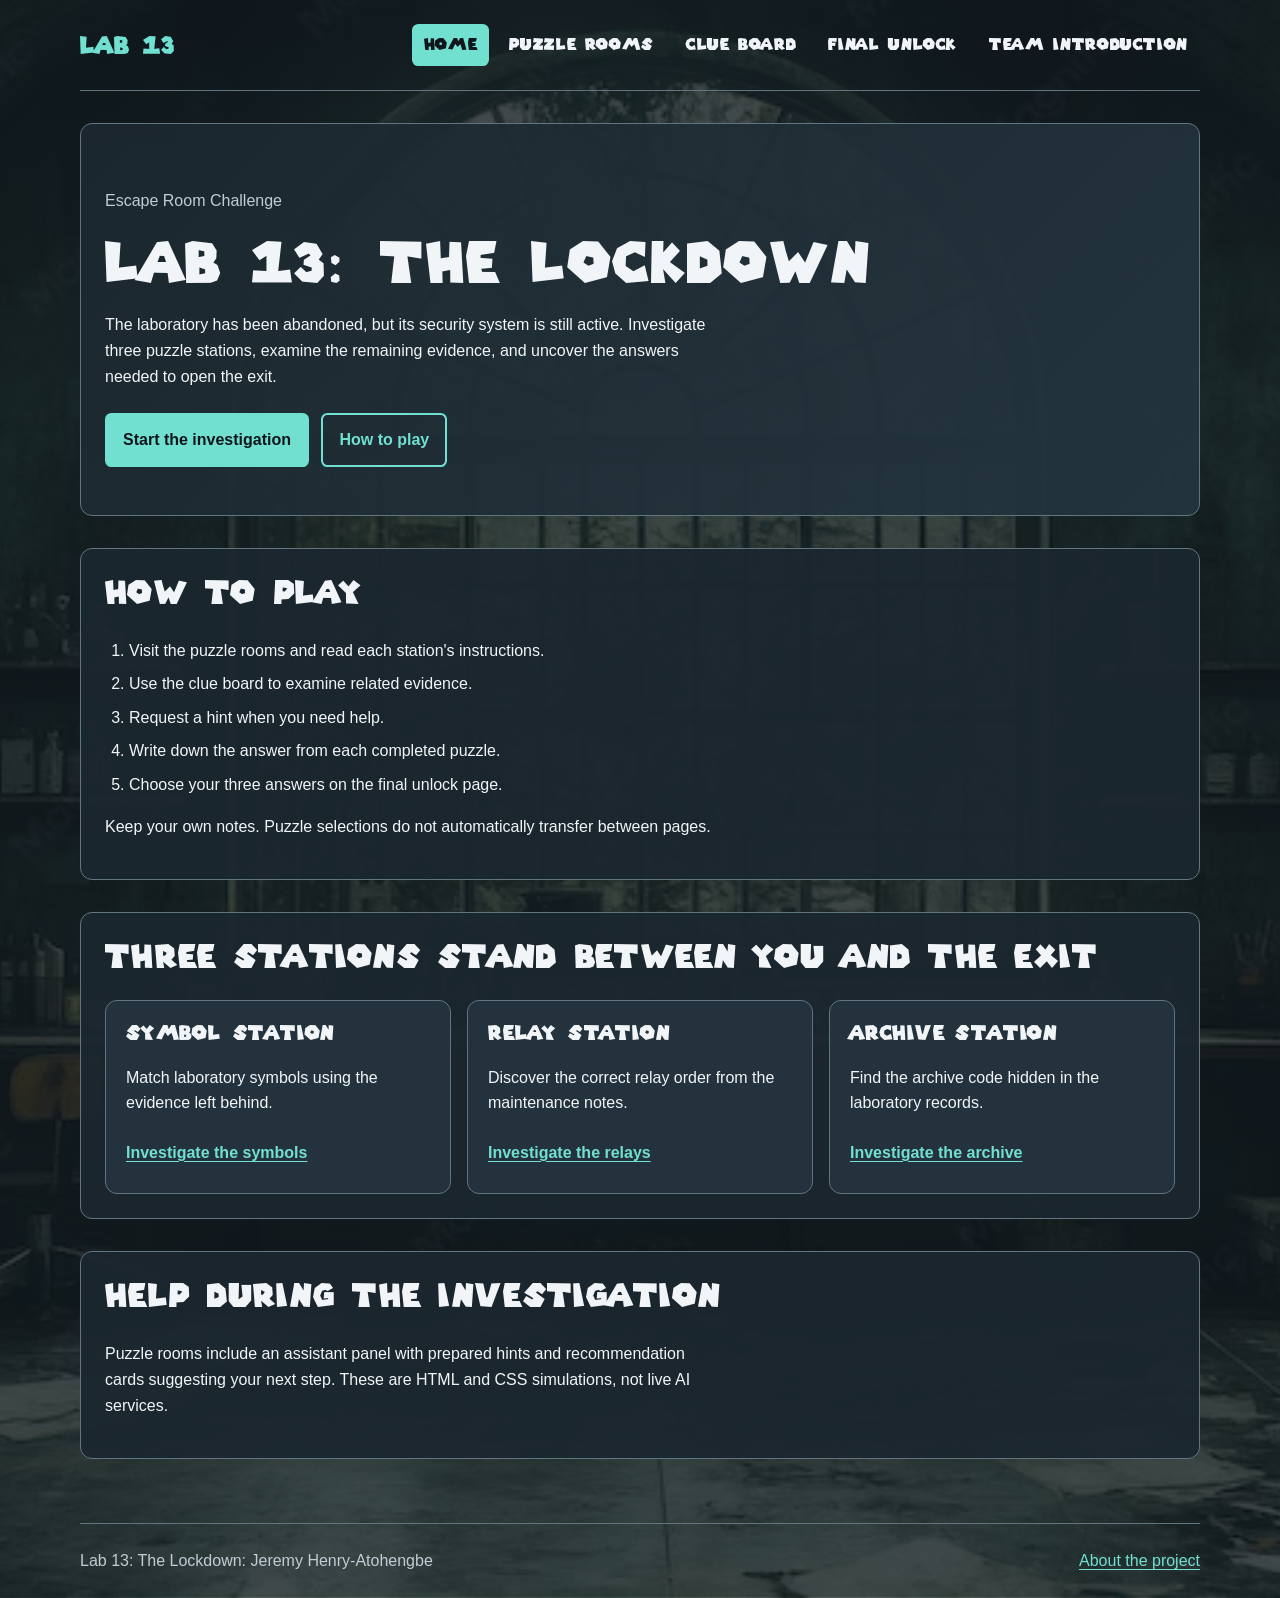
<file: index.html>
<!DOCTYPE html>
<html lang="en">
<head>
    <meta charset="UTF-8">
    <meta name="viewport" content="width=device-width, initial-scale=1.0">
    <meta name="description"
        content="Investigate an abandoned laboratory, solve three puzzles, and escape Lab 13.">
    <title>Lab 13: The Lockdown</title>
    <link rel="stylesheet" href="styles.css">
</head>
<body class="page-home">
    <a href="#main-content">Skip to main content</a>

    <header>
        <a href="index.html">Lab 13</a>
        <nav aria-label="Main navigation">
            <ul>
                <li><a href="index.html" aria-current="page">Home</a></li>
                <li><a href="rooms.html">Puzzle Rooms</a></li>
                <li><a href="clues.html">Clue Board</a></li>
                <li><a href="unlock.html">Final Unlock</a></li>
                <li><a href="team.html">Team Introduction</a></li>
            </ul>
        </nav>
    </header>

    <main id="main-content">
        <section aria-labelledby="intro-heading">
            <p>Escape Room Challenge</p>
            <h1 id="intro-heading">Lab 13: The Lockdown</h1>
            <p>
                The laboratory has been abandoned, but its security system
                is still active. Investigate three puzzle stations, examine
                the remaining evidence, and uncover the answers needed
                to open the exit.
            </p>
            <a href="rooms.html">Start the investigation</a>
            <a href="#instructions">How to play</a>
        </section>

        <section id="instructions" aria-labelledby="instructions-heading">
            <h2 id="instructions-heading">How to play</h2>
            <ol>
                <li>Visit the puzzle rooms and read each station's instructions.</li>
                <li>Use the clue board to examine related evidence.</li>
                <li>Request a hint when you need help.</li>
                <li>Write down the answer from each completed puzzle.</li>
                <li>Choose your three answers on the final unlock page.</li>
            </ol>
            <p>
                Keep your own notes. Puzzle selections do not automatically
                transfer between pages.
            </p>
        </section>

        <section aria-labelledby="stations-heading">
            <h2 id="stations-heading">
                Three stations stand between you and the exit
            </h2>

            <article>
                <h3>Symbol Station</h3>
                <p>Match laboratory symbols using the evidence left behind.</p>
                <a href="rooms.html#symbol-station">Investigate the symbols</a>
            </article>

            <article>
                <h3>Relay Station</h3>
                <p>Discover the correct relay order from the maintenance notes.</p>
                <a href="rooms.html#relay-station">Investigate the relays</a>
            </article>

            <article>
                <h3>Archive Station</h3>
                <p>Find the archive code hidden in the laboratory records.</p>
                <a href="rooms.html#archive-station">Investigate the archive</a>
            </article>
        </section>

        <section aria-labelledby="assistance-heading">
            <h2 id="assistance-heading">Help during the investigation</h2>
            <p>
                Puzzle rooms include an assistant panel with prepared hints
                and recommendation cards suggesting your next step.
                These are HTML and CSS simulations, not live AI services.
            </p>
        </section>
    </main>

    <footer>
        <p>Lab 13: The Lockdown: Jeremy Henry-Atohengbe</p>
        <a href="team.html">About the project</a>
    </footer>
</body>
</html>
</file>
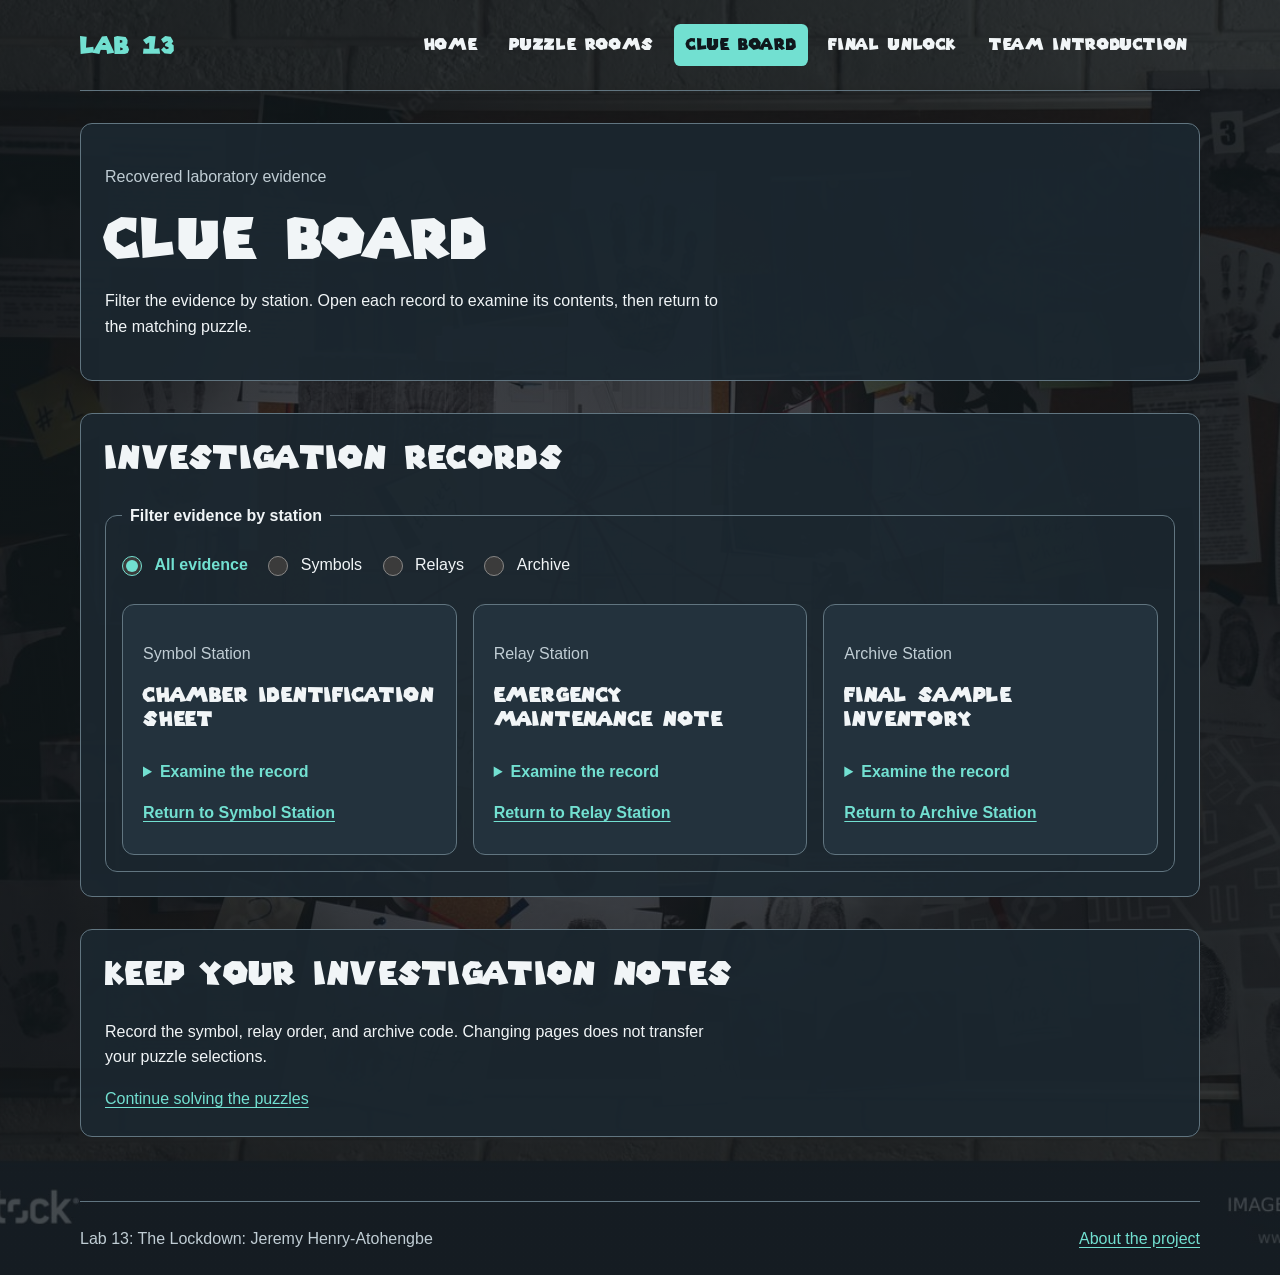
<file: clues.html>
<!DOCTYPE html>
<html lang="en">
<head>
    <meta charset="UTF-8">
    <meta name="viewport" content="width=device-width, initial-scale=1.0">
    <meta name="description"
        content="Examine the recovered evidence for Lab 13's three puzzle stations.">
    <title>Clue Board | Lab 13</title>
    <link rel="stylesheet" href="styles.css">
</head>
<body class="page-clues">
    <a href="#main-content">Skip to main content</a>

    <header>
        <a href="index.html">Lab 13</a>
        <nav aria-label="Main navigation">
            <ul>
                <li><a href="index.html">Home</a></li>
                <li><a href="rooms.html">Puzzle Rooms</a></li>
                <li><a href="clues.html" aria-current="page">Clue Board</a></li>
                <li><a href="unlock.html">Final Unlock</a></li>
                <li><a href="team.html">Team Introduction</a></li>
            </ul>
        </nav>
    </header>

    <main id="main-content">
        <section aria-labelledby="clues-heading">
            <p>Recovered laboratory evidence</p>
            <h1 id="clues-heading">Clue Board</h1>
            <p>
                Filter the evidence by station. Open each record to examine
                its contents, then return to the matching puzzle.
            </p>
        </section>

        <section aria-labelledby="evidence-heading">
            <h2 id="evidence-heading">Investigation records</h2>

            <fieldset class="clue-board">
                <legend>Filter evidence by station</legend>

                <input type="radio" id="filter-all"
                    name="clue-filter" value="all" checked>
                <label for="filter-all">All evidence</label>

                <input type="radio" id="filter-symbol"
                    name="clue-filter" value="symbol">
                <label for="filter-symbol">Symbols</label>

                <input type="radio" id="filter-relay"
                    name="clue-filter" value="relay">
                <label for="filter-relay">Relays</label>

                <input type="radio" id="filter-archive"
                    name="clue-filter" value="archive">
                <label for="filter-archive">Archive</label>

                <div class="evidence-grid">
                    <article class="evidence-card evidence-symbol">
                        <p>Symbol Station</p>
                        <h3>Chamber identification sheet</h3>
                        <details>
                            <summary>Examine the record</summary>
                            <ul>
                                <li>Circle: observation chamber</li>
                                <li>Triangle: isolation chamber</li>
                                <li>Square: storage chamber</li>
                            </ul>
                            <p>
                                The containment console requests the
                                isolation chamber symbol.
                            </p>
                        </details>
                        <a href="rooms.html#symbol-station">
                            Return to Symbol Station
                        </a>
                    </article>

                    <article class="evidence-card evidence-relay">
                        <p>Relay Station</p>
                        <h3>Emergency maintenance note</h3>
                        <details>
                            <summary>Examine the record</summary>
                            <ul>
                                <li>Cooling must start before power.</li>
                                <li>Security must start after power.</li>
                            </ul>
                            <p>
                                Both conditions must hold when the
                                emergency relays are activated.
                            </p>
                        </details>
                        <a href="rooms.html#relay-station">
                            Return to Relay Station
                        </a>
                    </article>

                    <article class="evidence-card evidence-archive">
                        <p>Archive Station</p>
                        <h3>Final sample inventory</h3>
                        <details>
                            <summary>Examine the record</summary>
                            <ul>
                                <li>Observation chamber: 4 samples</li>
                                <li>Isolation chamber: 2 samples</li>
                                <li>Storage chamber: 7 samples</li>
                            </ul>
                            <p>
                                The terminal requests the counts in this
                                order: isolation, storage, observation.
                            </p>
                        </details>
                        <a href="rooms.html#archive-station">
                            Return to Archive Station
                        </a>
                    </article>
                </div>
            </fieldset>
        </section>

        <section aria-labelledby="notes-heading">
            <h2 id="notes-heading">Keep your investigation notes</h2>
            <p>
                Record the symbol, relay order, and archive code.
                Changing pages does not transfer your puzzle selections.
            </p>
            <a href="rooms.html">Continue solving the puzzles</a>
        </section>
    </main>

    <footer>
        <p>Lab 13: The Lockdown: Jeremy Henry-Atohengbe</p>
        <a href="team.html">About the project</a>
    </footer>
</body>
</html>
</file>
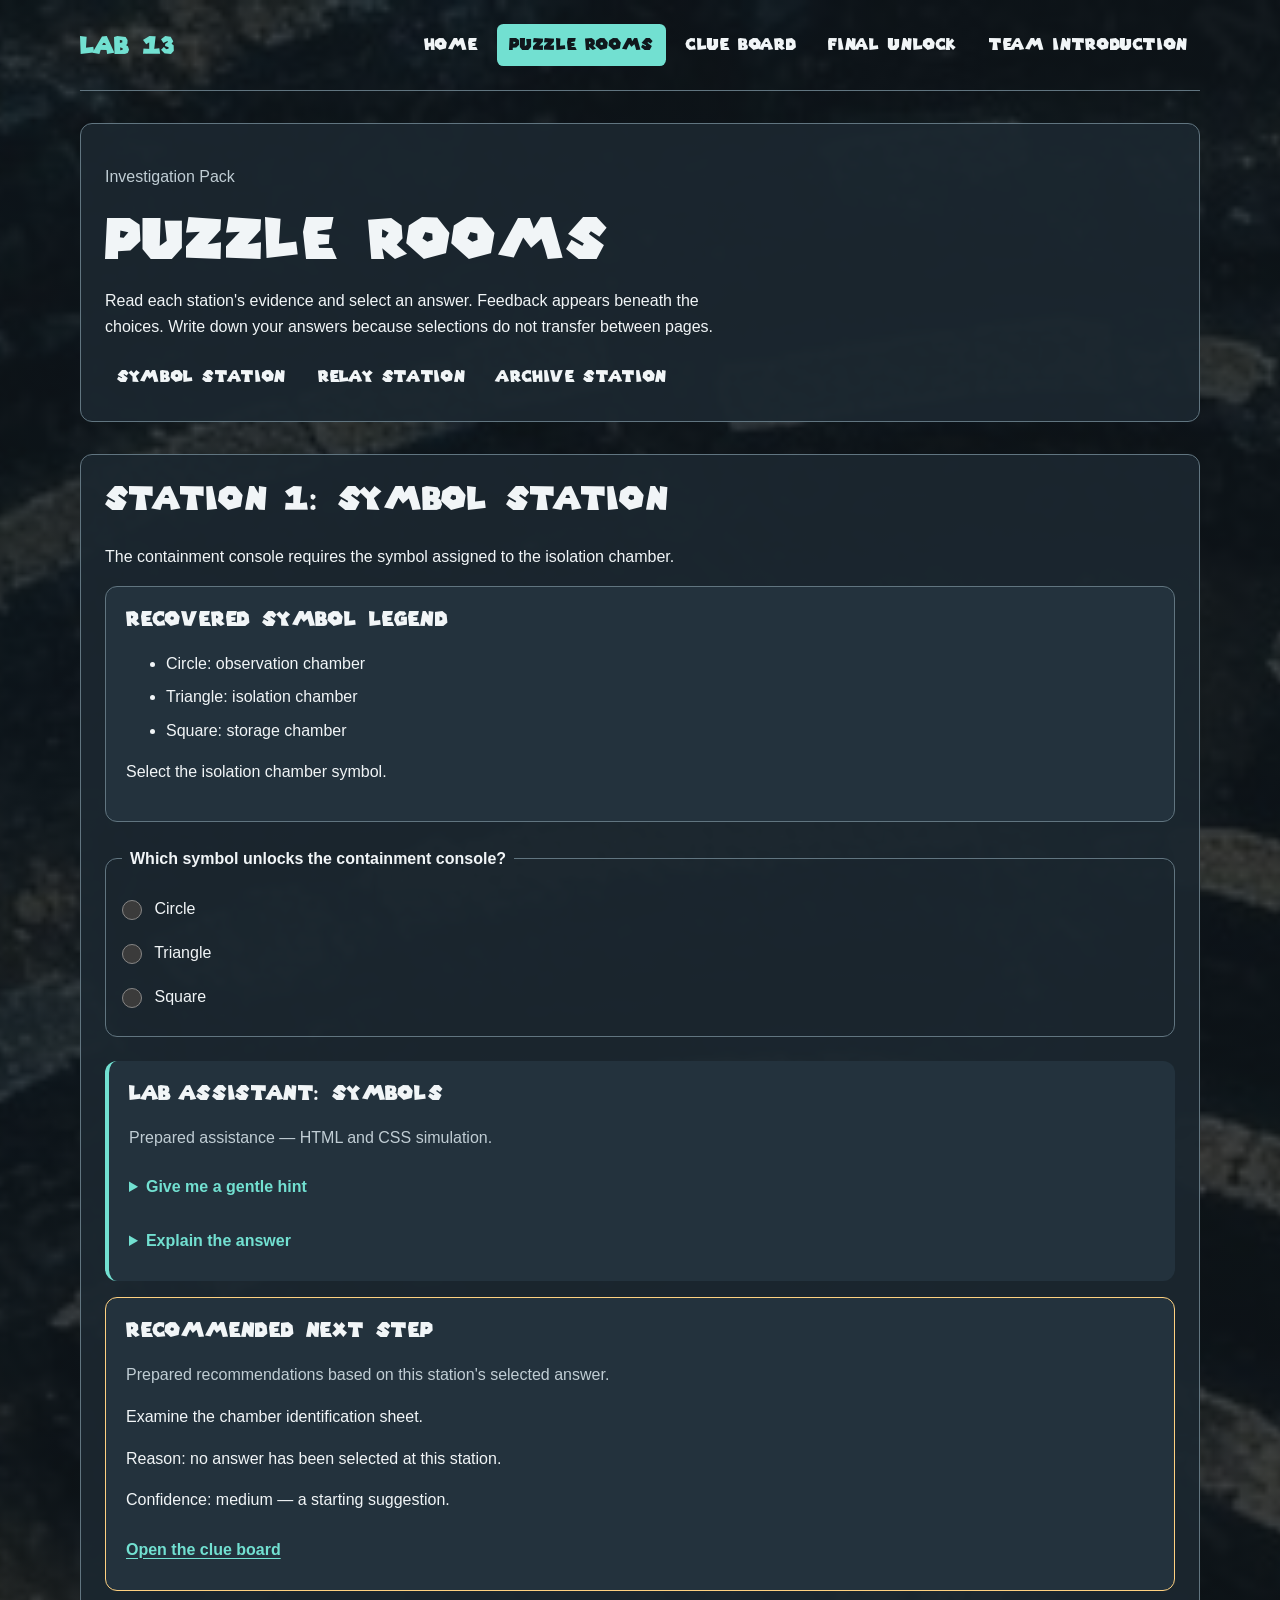
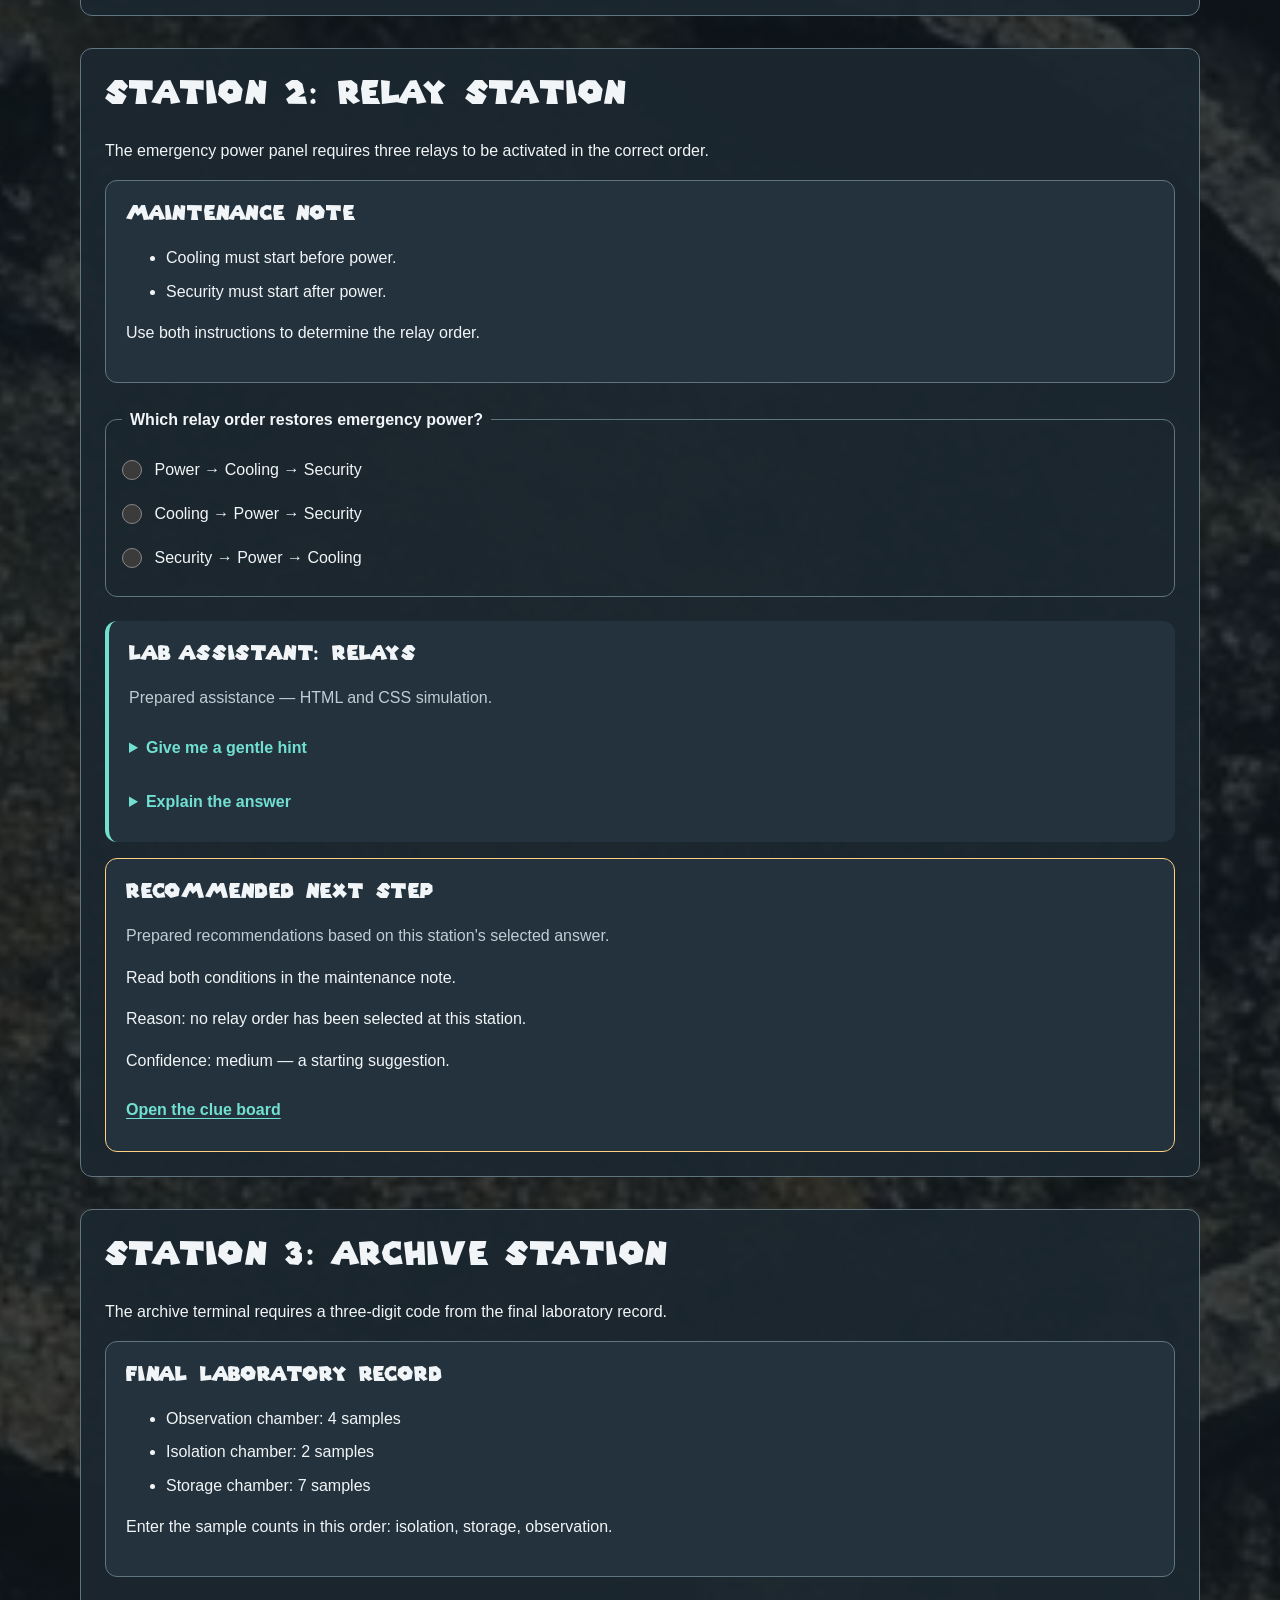
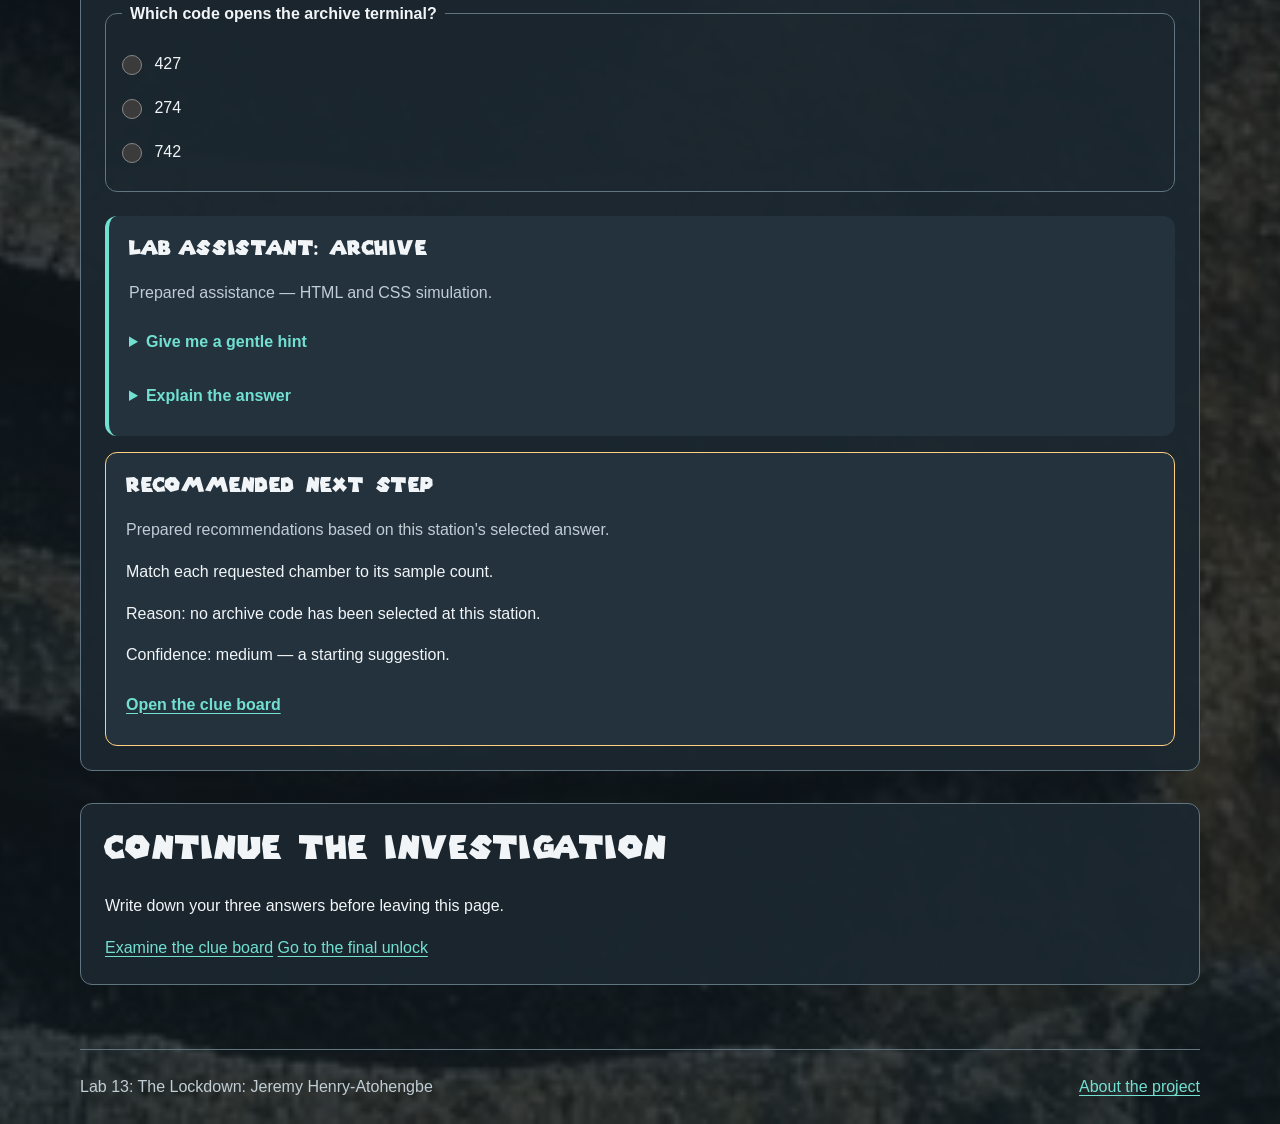
<file: rooms.html>
<!DOCTYPE html>
<html lang="en">
<head>
    <meta charset="UTF-8">
    <meta name="viewport" content="width=device-width, initial-scale=1.0">
    <meta name="description"
        content="Solve the symbol, relay, and archive puzzles in Lab 13.">
    <title>Puzzle Rooms | Lab 13</title>
    <link rel="stylesheet" href="styles.css">
</head>
<body class="page-rooms">
    <a href="#main-content">Skip to main content</a>

    <header>
        <a href="index.html">Lab 13</a>
        <nav aria-label="Main navigation">
            <ul>
                <li><a href="index.html">Home</a></li>
                <li><a href="rooms.html" aria-current="page">Puzzle Rooms</a></li>
                <li><a href="clues.html">Clue Board</a></li>
                <li><a href="unlock.html">Final Unlock</a></li>
                <li><a href="team.html">Team Introduction</a></li>
            </ul>
        </nav>
    </header>

    <main id="main-content">
        <section aria-labelledby="rooms-heading">
            <p>Investigation Pack</p>
            <h1 id="rooms-heading">Puzzle Rooms</h1>
            <p>
                Read each station's evidence and select an answer.
                Feedback appears beneath the choices. Write down your
                answers because selections do not transfer between pages.
            </p>
            <nav aria-label="Puzzle stations">
                <ul>
                    <li><a href="#symbol-station">Symbol Station</a></li>
                    <li><a href="#relay-station">Relay Station</a></li>
                    <li><a href="#archive-station">Archive Station</a></li>
                </ul>
            </nav>
        </section>

        <section id="symbol-station" aria-labelledby="symbol-heading">
            <h2 id="symbol-heading">Station 1: Symbol Station</h2>
            <p>
                The containment console requires the symbol assigned
                to the isolation chamber.
            </p>

            <article aria-labelledby="symbol-evidence-heading">
                <h3 id="symbol-evidence-heading">Recovered symbol legend</h3>
                <ul>
                    <li>Circle: observation chamber</li>
                    <li>Triangle: isolation chamber</li>
                    <li>Square: storage chamber</li>
                </ul>
                <p>Select the isolation chamber symbol.</p>
            </article>

            <fieldset class="puzzle">
                <legend>Which symbol unlocks the containment console?</legend>

                <input class="answer-wrong" type="radio" id="symbol-circle"
                    name="symbol-answer" value="circle">
                <label for="symbol-circle">Circle</label>

                <input class="answer-correct" type="radio" id="symbol-triangle"
                    name="symbol-answer" value="triangle">
                <label for="symbol-triangle">Triangle</label>

                <input class="answer-wrong" type="radio" id="symbol-square"
                    name="symbol-answer" value="square">
                <label for="symbol-square">Square</label>

                <p class="feedback feedback-wrong">
                    Try again. Match the requested chamber to its symbol.
                </p>
                <p class="feedback feedback-correct">
                    Correct. The containment console is unlocked.
                    Record Triangle as your first answer.
                </p>
            </fieldset>

            <aside class="assistant" aria-labelledby="symbol-assistant-heading">
                <h3 id="symbol-assistant-heading">Lab Assistant: Symbols</h3>
                <p>Prepared assistance — HTML and CSS simulation.</p>
                <details>
                    <summary>Give me a gentle hint</summary>
                    <p>
                        Find “isolation chamber” in the legend.
                        Which symbol appears beside it?
                    </p>
                </details>
                <details>
                    <summary>Explain the answer</summary>
                    <p>
                        The legend assigns Triangle to the isolation chamber.
                        Circle and Square belong to the other chambers.
                    </p>
                </details>
            </aside>

            <aside class="recommendation"
                aria-labelledby="symbol-recommendation-heading">
                <h3 id="symbol-recommendation-heading">Recommended next step</h3>
                <p>
                    Prepared recommendations based on this station's
                    selected answer.
                </p>

                <div class="recommendation-start">
                    <p>Examine the chamber identification sheet.</p>
                    <p>Reason: no answer has been selected at this station.</p>
                    <p>Confidence: medium — a starting suggestion.</p>
                    <a href="clues.html">Open the clue board</a>
                </div>

                <div class="recommendation-retry">
                    <p>Review the isolation chamber entry.</p>
                    <p>
                        Reason: the selected symbol belongs to another chamber.
                    </p>
                    <p>
                        Confidence: high — the legend identifies each chamber.
                    </p>
                    <a href="#symbol-assistant-heading">
                        Review the symbol hints
                    </a>
                </div>

                <div class="recommendation-next">
                    <p>Record Triangle, then investigate the relays.</p>
                    <p>
                        Reason: your selected symbol matches
                        the isolation chamber.
                    </p>
                    <p>
                        Confidence: high — the answer matches
                        the recovered legend.
                    </p>
                    <a href="#relay-station">Go to Relay Station</a>
                </div>
            </aside>
        </section>

        <section id="relay-station" aria-labelledby="relay-heading">
            <h2 id="relay-heading">Station 2: Relay Station</h2>
            <p>
                The emergency power panel requires three relays
                to be activated in the correct order.
            </p>

            <article aria-labelledby="relay-evidence-heading">
                <h3 id="relay-evidence-heading">Maintenance note</h3>
                <ul>
                    <li>Cooling must start before power.</li>
                    <li>Security must start after power.</li>
                </ul>
                <p>Use both instructions to determine the relay order.</p>
            </article>

            <fieldset class="puzzle">
                <legend>Which relay order restores emergency power?</legend>

                <input class="answer-wrong" type="radio" id="relay-power-first"
                    name="relay-answer" value="power-cooling-security">
                <label for="relay-power-first">
                    Power → Cooling → Security
                </label>

                <input class="answer-correct" type="radio" id="relay-cooling-first"
                    name="relay-answer" value="cooling-power-security">
                <label for="relay-cooling-first">
                    Cooling → Power → Security
                </label>

                <input class="answer-wrong" type="radio" id="relay-security-first"
                    name="relay-answer" value="security-power-cooling">
                <label for="relay-security-first">
                    Security → Power → Cooling
                </label>

                <p class="feedback feedback-wrong">
                    Try again. Your order must satisfy both maintenance rules.
                </p>
                <p class="feedback feedback-correct">
                    Correct. Emergency power is restored.
                    Record Cooling → Power → Security as your second answer.
                </p>
            </fieldset>

            <aside class="assistant" aria-labelledby="relay-assistant-heading">
                <h3 id="relay-assistant-heading">Lab Assistant: Relays</h3>
                <p>Prepared assistance — HTML and CSS simulation.</p>
                <details>
                    <summary>Give me a gentle hint</summary>
                    <p>
                        Power needs one relay before it and one after it.
                        Place power in the middle.
                    </p>
                </details>
                <details>
                    <summary>Explain the answer</summary>
                    <p>
                        Cooling comes before power, and security comes after
                        power. The order is Cooling → Power → Security.
                    </p>
                </details>
            </aside>

            <aside class="recommendation"
                aria-labelledby="relay-recommendation-heading">
                <h3 id="relay-recommendation-heading">Recommended next step</h3>
                <p>
                    Prepared recommendations based on this station's
                    selected answer.
                </p>

                <div class="recommendation-start">
                    <p>Read both conditions in the maintenance note.</p>
                    <p>
                        Reason: no relay order has been selected
                        at this station.
                    </p>
                    <p>Confidence: medium — a starting suggestion.</p>
                    <a href="clues.html">Open the clue board</a>
                </div>

                <div class="recommendation-retry">
                    <p>Check which relay must come before and after power.</p>
                    <p>
                        Reason: the selected order violates
                        a maintenance condition.
                    </p>
                    <p>
                        Confidence: high — both conditions must be satisfied.
                    </p>
                    <a href="#relay-assistant-heading">
                        Review the relay hints
                    </a>
                </div>

                <div class="recommendation-next">
                    <p>
                        Record Cooling → Power → Security,
                        then investigate the archive.
                    </p>
                    <p>
                        Reason: your relay order satisfies
                        both maintenance conditions.
                    </p>
                    <p>
                        Confidence: high — the order matches
                        the recovered note.
                    </p>
                    <a href="#archive-station">Go to Archive Station</a>
                </div>
            </aside>
        </section>

        <section id="archive-station" aria-labelledby="archive-heading">
            <h2 id="archive-heading">Station 3: Archive Station</h2>
            <p>
                The archive terminal requires a three-digit code
                from the final laboratory record.
            </p>

            <article aria-labelledby="archive-evidence-heading">
                <h3 id="archive-evidence-heading">Final laboratory record</h3>
                <ul>
                    <li>Observation chamber: 4 samples</li>
                    <li>Isolation chamber: 2 samples</li>
                    <li>Storage chamber: 7 samples</li>
                </ul>
                <p>
                    Enter the sample counts in this order:
                    isolation, storage, observation.
                </p>
            </article>

            <fieldset class="puzzle">
                <legend>Which code opens the archive terminal?</legend>

                <input class="answer-wrong" type="radio" id="archive-427"
                    name="archive-answer" value="427">
                <label for="archive-427">427</label>

                <input class="answer-correct" type="radio" id="archive-274"
                    name="archive-answer" value="274">
                <label for="archive-274">274</label>

                <input class="answer-wrong" type="radio" id="archive-742"
                    name="archive-answer" value="742">
                <label for="archive-742">742</label>

                <p class="feedback feedback-wrong">
                    Try again. Follow the terminal's chamber order,
                    rather than the order of the records.
                </p>
                <p class="feedback feedback-correct">
                    Correct. The archive terminal is unlocked.
                    Record 274 as your third answer.
                </p>
            </fieldset>

            <aside class="assistant" aria-labelledby="archive-assistant-heading">
                <h3 id="archive-assistant-heading">Lab Assistant: Archive</h3>
                <p>Prepared assistance — HTML and CSS simulation.</p>
                <details>
                    <summary>Give me a gentle hint</summary>
                    <p>
                        Start with the isolation chamber's sample count,
                        then find storage and observation.
                    </p>
                </details>
                <details>
                    <summary>Explain the answer</summary>
                    <p>
                        Isolation has 2 samples, storage has 7, and
                        observation has 4. Reading them in the requested
                        order produces 274.
                    </p>
                </details>
            </aside>

            <aside class="recommendation"
                aria-labelledby="archive-recommendation-heading">
                <h3 id="archive-recommendation-heading">Recommended next step</h3>
                <p>
                    Prepared recommendations based on this station's
                    selected answer.
                </p>

                <div class="recommendation-start">
                    <p>Match each requested chamber to its sample count.</p>
                    <p>
                        Reason: no archive code has been selected
                        at this station.
                    </p>
                    <p>Confidence: medium — a starting suggestion.</p>
                    <a href="clues.html">Open the clue board</a>
                </div>

                <div class="recommendation-retry">
                    <p>
                        Read the counts in isolation, storage,
                        observation order.
                    </p>
                    <p>
                        Reason: the selected code does not match
                        the terminal's order.
                    </p>
                    <p>
                        Confidence: high — the inventory provides
                        all three counts.
                    </p>
                    <a href="#archive-assistant-heading">
                        Review the archive hints
                    </a>
                </div>

                <div class="recommendation-next">
                    <p>
                        Record 274. If you have all three answers,
                        visit the exit terminal.
                    </p>
                    <p>
                        Reason: your archive code matches
                        the requested chamber order.
                    </p>
                    <p>Confidence: high for this station's answer only.</p>
                    <a href="unlock.html">Go to Final Unlock</a>
                </div>
            </aside>
        </section>

        <section aria-labelledby="next-heading">
            <h2 id="next-heading">Continue the investigation</h2>
            <p>Write down your three answers before leaving this page.</p>
            <a href="clues.html">Examine the clue board</a>
            <a href="unlock.html">Go to the final unlock</a>
        </section>
    </main>

    <footer>
        <p>Lab 13: The Lockdown: Jeremy Henry-Atohengbe</p>
        <a href="team.html">About the project</a>
    </footer>
</body>
</html>
</file>
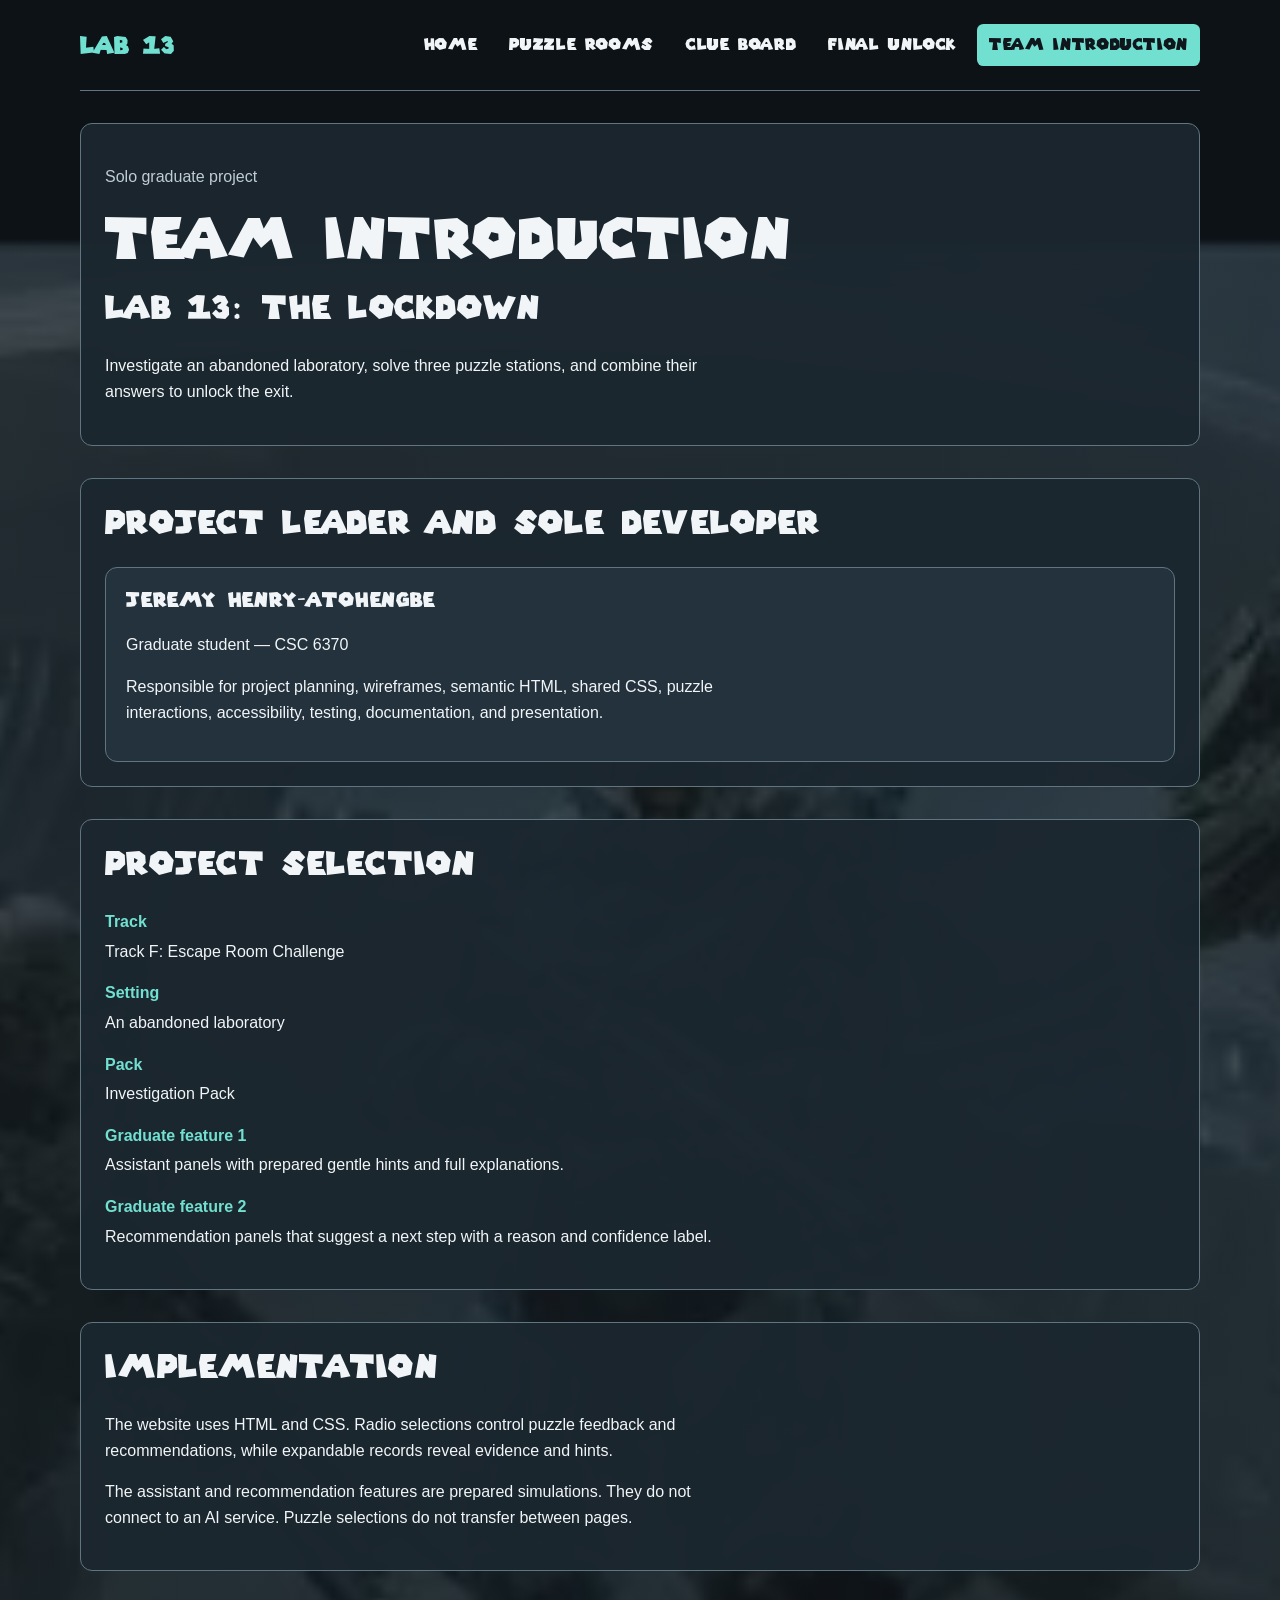
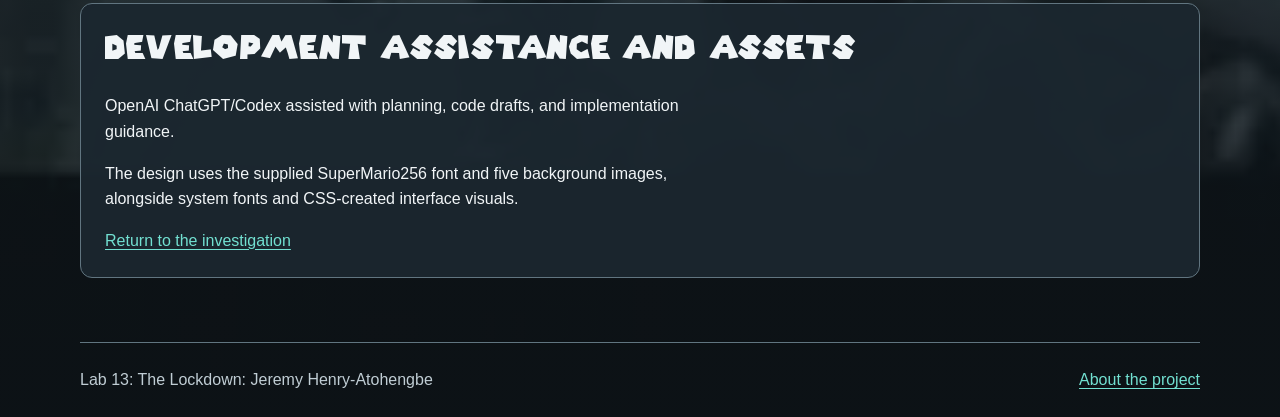
<file: team.html>
<!DOCTYPE html>
<html lang="en">
<head>
    <meta charset="UTF-8">
    <meta name="viewport" content="width=device-width, initial-scale=1.0">
    <meta name="description"
        content="Meet the developer behind Lab 13: The Lockdown.">
    <title>Team Introduction | Lab 13</title>
    <link rel="stylesheet" href="styles.css">
</head>
<body class="page-team">
    <a href="#main-content">Skip to main content</a>

    <header>
        <a href="index.html">Lab 13</a>
        <nav aria-label="Main navigation">
            <ul>
                <li><a href="index.html">Home</a></li>
                <li><a href="rooms.html">Puzzle Rooms</a></li>
                <li><a href="clues.html">Clue Board</a></li>
                <li><a href="unlock.html">Final Unlock</a></li>
                <li><a href="team.html" aria-current="page">Team Introduction</a></li>
            </ul>
        </nav>
    </header>

    <main id="main-content">
        <section aria-labelledby="team-heading">
            <p>Solo graduate project</p>
            <h1 id="team-heading">Team Introduction</h1>
            <h2>Lab 13: The Lockdown</h2>
            <p>
                Investigate an abandoned laboratory, solve three puzzle
                stations, and combine their answers to unlock the exit.
            </p>
        </section>

        <section aria-labelledby="developer-heading">
            <h2 id="developer-heading">Project leader and sole developer</h2>

            <article aria-labelledby="member-heading">
                <h3 id="member-heading">Jeremy Henry-Atohengbe</h3>
                <p>Graduate student — CSC 6370</p>
                <p>
                    Responsible for project planning, wireframes, semantic
                    HTML, shared CSS, puzzle interactions, accessibility,
                    testing, documentation, and presentation.
                </p>
            </article>
        </section>

        <section aria-labelledby="project-heading">
            <h2 id="project-heading">Project selection</h2>
            <dl>
                <dt>Track</dt>
                <dd>Track F: Escape Room Challenge</dd>

                <dt>Setting</dt>
                <dd>An abandoned laboratory</dd>

                <dt>Pack</dt>
                <dd>Investigation Pack</dd>

                <dt>Graduate feature 1</dt>
                <dd>
                    Assistant panels with prepared gentle hints
                    and full explanations.
                </dd>

                <dt>Graduate feature 2</dt>
                <dd>
                    Recommendation panels that suggest a next step
                    with a reason and confidence label.
                </dd>
            </dl>
        </section>

        <section aria-labelledby="implementation-heading">
            <h2 id="implementation-heading">Implementation</h2>
            <p>
                The website uses HTML and CSS. Radio selections control
                puzzle feedback and recommendations, while expandable
                records reveal evidence and hints.
            </p>
            <p>
                The assistant and recommendation features are prepared
                simulations. They do not connect to an AI service.
                Puzzle selections do not transfer between pages.
            </p>
        </section>

        <section aria-labelledby="credits-heading">
            <h2 id="credits-heading">Development assistance and assets</h2>
            <p>
                OpenAI ChatGPT/Codex assisted with planning, code drafts,
                and implementation guidance.
            </p>
            <p>
                The design uses the supplied SuperMario256 font and five
                background images, alongside system fonts and CSS-created
                interface visuals.
            </p>
            <a href="index.html">Return to the investigation</a>
        </section>
    </main>

    <footer>
        <p>Lab 13: The Lockdown: Jeremy Henry-Atohengbe</p>
        <a href="team.html" aria-current="page">About the project</a>
    </footer>
</body>
</html>
</file>
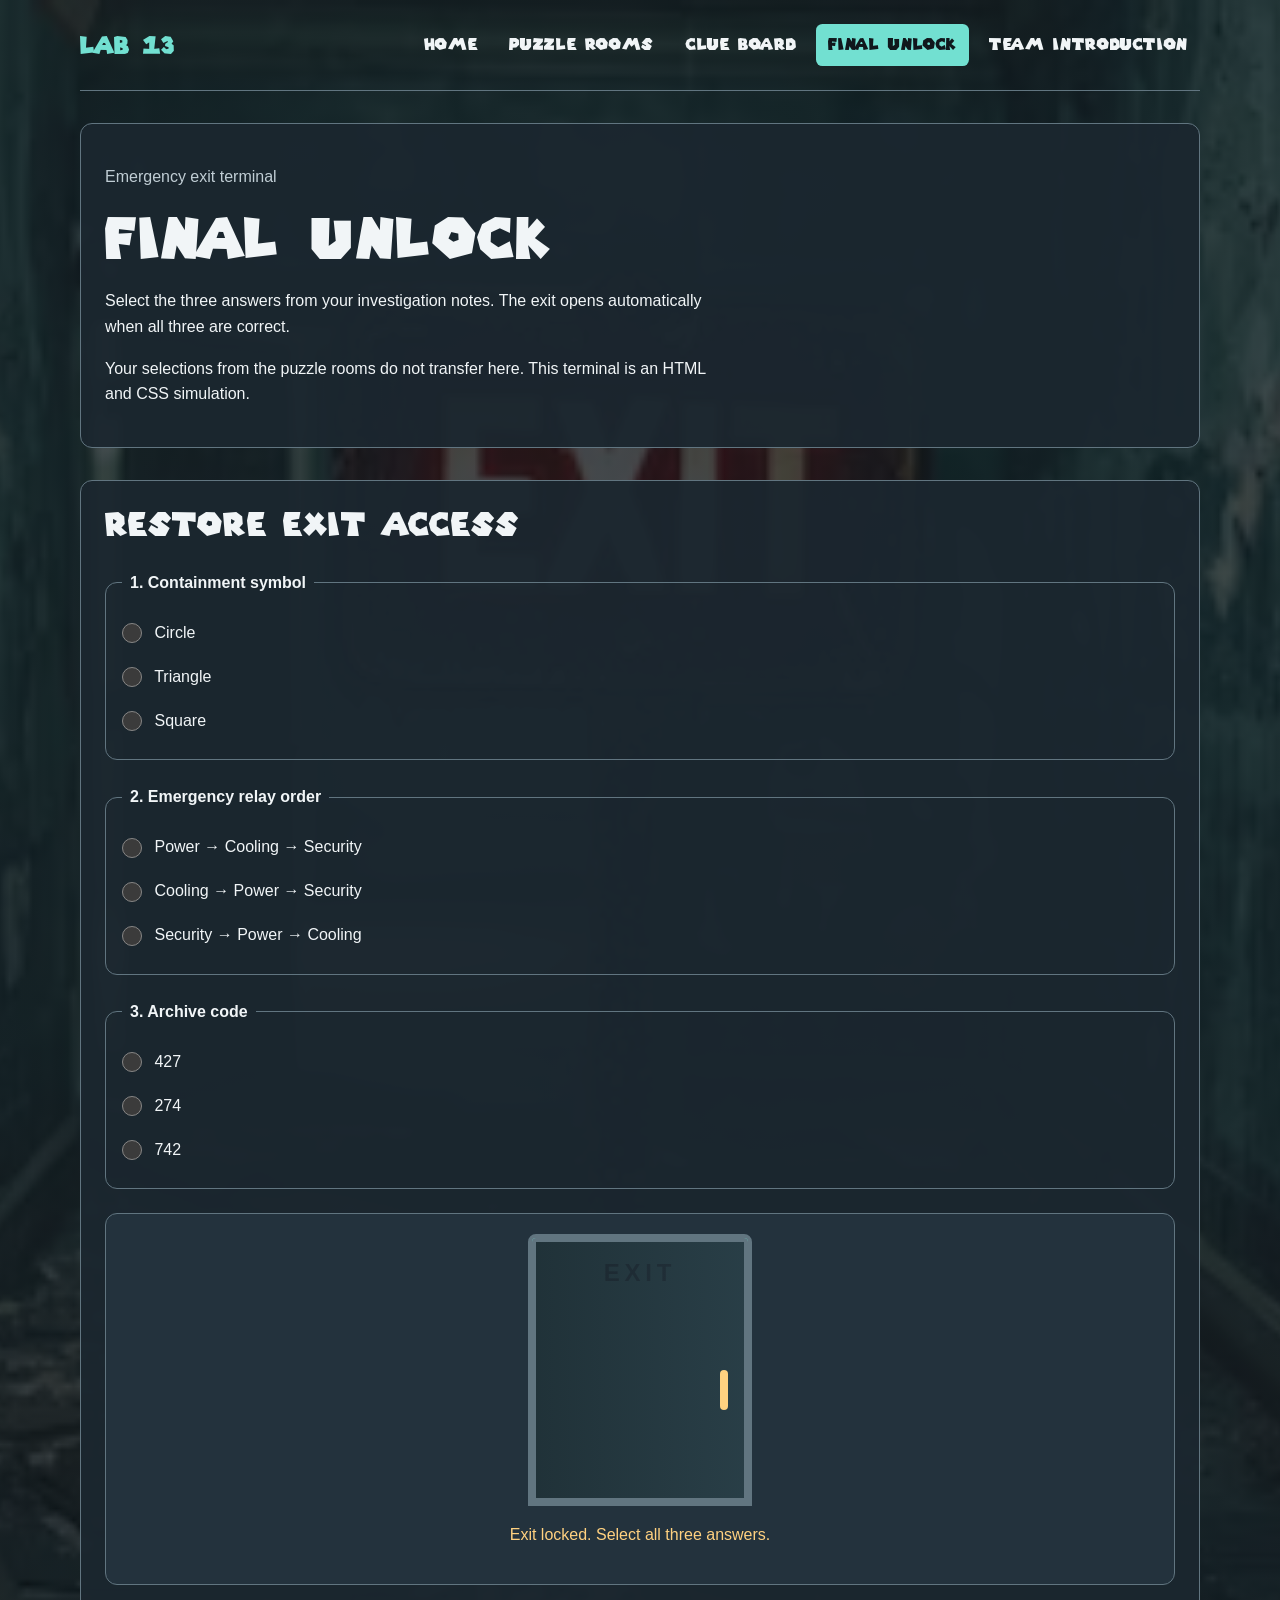
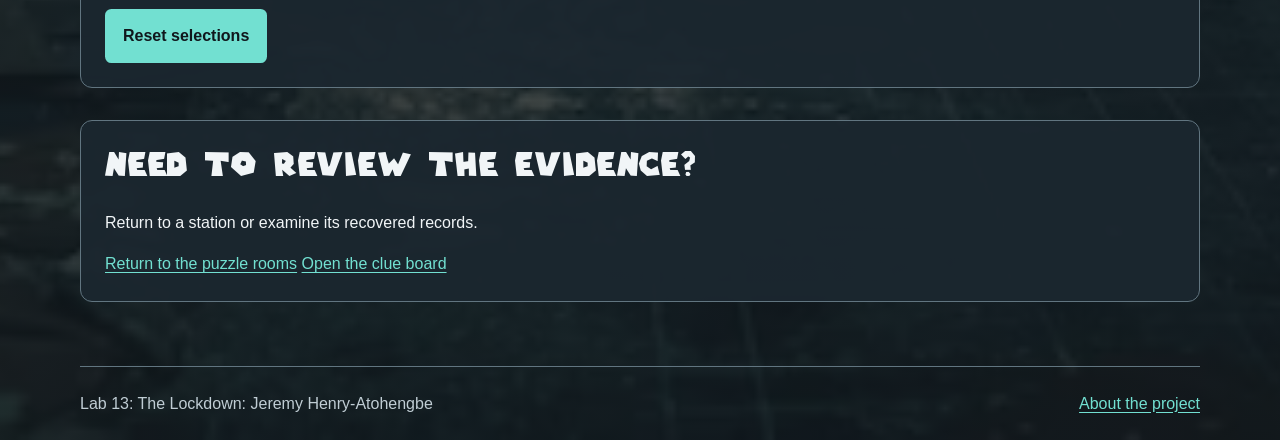
<file: unlock.html>
<!DOCTYPE html>
<html lang="en">
<head>
    <meta charset="UTF-8">
    <meta name="viewport" content="width=device-width, initial-scale=1.0">
    <meta name="description"
        content="Combine your three puzzle answers to escape Lab 13.">
    <title>Final Unlock | Lab 13</title>
    <link rel="stylesheet" href="styles.css">
</head>
<body class="page-unlock">
    <a href="#main-content">Skip to main content</a>

    <header>
        <a href="index.html">Lab 13</a>
        <nav aria-label="Main navigation">
            <ul>
                <li><a href="index.html">Home</a></li>
                <li><a href="rooms.html">Puzzle Rooms</a></li>
                <li><a href="clues.html">Clue Board</a></li>
                <li><a href="unlock.html" aria-current="page">Final Unlock</a></li>
                <li><a href="team.html">Team Introduction</a></li>
            </ul>
        </nav>
    </header>

    <main id="main-content">
        <section aria-labelledby="unlock-heading">
            <p>Emergency exit terminal</p>
            <h1 id="unlock-heading">Final Unlock</h1>
            <p>
                Select the three answers from your investigation notes.
                The exit opens automatically when all three are correct.
            </p>
            <p>
                Your selections from the puzzle rooms do not transfer here.
                This terminal is an HTML and CSS simulation.
            </p>
        </section>

        <section aria-labelledby="terminal-heading">
            <h2 id="terminal-heading">Restore exit access</h2>

            <form class="unlock-panel">
                <fieldset class="puzzle">
                    <legend>1. Containment symbol</legend>

                    <input type="radio" id="exit-circle"
                        name="exit-symbol" value="circle">
                    <label for="exit-circle">Circle</label>

                    <input type="radio" id="exit-triangle"
                        name="exit-symbol" value="triangle">
                    <label for="exit-triangle">Triangle</label>

                    <input type="radio" id="exit-square"
                        name="exit-symbol" value="square">
                    <label for="exit-square">Square</label>
                </fieldset>

                <fieldset class="puzzle">
                    <legend>2. Emergency relay order</legend>

                    <input type="radio" id="exit-power-first"
                        name="exit-relay" value="power-cooling-security">
                    <label for="exit-power-first">
                        Power → Cooling → Security
                    </label>

                    <input type="radio" id="exit-cooling-first"
                        name="exit-relay" value="cooling-power-security">
                    <label for="exit-cooling-first">
                        Cooling → Power → Security
                    </label>

                    <input type="radio" id="exit-security-first"
                        name="exit-relay" value="security-power-cooling">
                    <label for="exit-security-first">
                        Security → Power → Cooling
                    </label>
                </fieldset>

                <fieldset class="puzzle">
                    <legend>3. Archive code</legend>

                    <input type="radio" id="exit-427"
                        name="exit-archive" value="427">
                    <label for="exit-427">427</label>

                    <input type="radio" id="exit-274"
                        name="exit-archive" value="274">
                    <label for="exit-274">274</label>

                    <input type="radio" id="exit-742"
                        name="exit-archive" value="742">
                    <label for="exit-742">742</label>
                </fieldset>

                <div class="exit-display">
                    <div class="exit-doorway" aria-hidden="true">
                        <span class="exit-light">EXIT</span>
                        <div class="exit-door"></div>
                    </div>

                    <p class="exit-locked">
                        Exit locked. Select all three answers.
                    </p>
                    <p class="exit-error">
                        Exit locked. At least one answer is incorrect.
                        Review your investigation notes and try again.
                    </p>
                    <div class="exit-success">
                        <h3>Exit unlocked</h3>
                        <p>
                            Containment confirmed. Emergency power restored.
                            Archive verified. You escaped Lab 13.
                        </p>
                    </div>
                </div>

                <button class="button" type="reset">Reset selections</button>
            </form>
        </section>

        <section aria-labelledby="review-heading">
            <h2 id="review-heading">Need to review the evidence?</h2>
            <p>Return to a station or examine its recovered records.</p>
            <a href="rooms.html">Return to the puzzle rooms</a>
            <a href="clues.html">Open the clue board</a>
        </section>
    </main>

    <footer>
        <p>Lab 13: The Lockdown: Jeremy Henry-Atohengbe</p>
        <a href="team.html">About the project</a>
    </footer>
</body>
</html>
</file>
<file: styles.css>
@font-face {
    font-family: "Super Mario";
    src: url("SuperMario256.ttf") format("truetype");
    font-weight: normal;
    font-style: normal;
    font-display: swap;
}

:root {
    color-scheme: dark;
    --background: #10171c;
    --surface: rgb(27 39 47 / 94%);
    --surface-raised: rgb(36 52 62 / 94%);
    --text: #f1f5f7;
    --muted: #c0cdd4;
    --accent: #72e0d1;
    --warning: #ffd180;
    --border: #617580;
    --radius: 0.75rem;
}

*,
*::before,
*::after {
    box-sizing: border-box;
}

body {
    min-height: 100vh;
    display: flex;
    flex-direction: column;
    margin: 0;
    background-color: var(--background);
    background-image:
        linear-gradient(
            rgb(16 23 28 / 78%),
            rgb(16 23 28 / 78%)
        ),
        var(--page-background, none);
    background-position: center;
    background-size: cover;
    background-repeat: no-repeat;
    color: var(--text);
    font-family: Arial, Helvetica, sans-serif;
    font-size: 1rem;
    line-height: 1.6;
}

.page-home {
    --page-background: url("lab.avif");
}

.page-rooms {
    --page-background: url("puzzle.jpg");
}

.page-clues {
    --page-background: url("clue.jpg");
}

.page-unlock {
    --page-background: url("exit.avif");
}

.page-team {
    --page-background: url("team.webp");
}

a {
    color: var(--accent);
    text-underline-offset: 0.2em;
}

a:hover {
    text-decoration-thickness: 0.15em;
}

a:focus-visible,
button:focus-visible,
input:focus-visible,
summary:focus-visible {
    outline: 3px solid var(--warning);
    outline-offset: 4px;
}

body > a:first-child {
    position: absolute;
    top: 0.75rem;
    left: 0.75rem;
    z-index: 10;
    padding: 0.75rem 1rem;
    border-radius: var(--radius);
    background: var(--warning);
    color: var(--background);
    transform: translateY(-200%);
}

body > a:first-child:focus {
    transform: translateY(0);
}

header,
main,
footer {
    width: min(100% - 2rem, 70rem);
    margin-inline: auto;
}

header {
    display: flex;
    flex-wrap: wrap;
    align-items: center;
    justify-content: space-between;
    gap: 1rem;
    padding-block: 1.5rem;
    border-bottom: 1px solid var(--border);
}

header > a {
    font-size: 1.5rem;
    font-weight: bold;
    text-decoration: none;
}

nav ul {
    display: flex;
    flex-wrap: wrap;
    gap: 0.5rem;
    margin: 0;
    padding: 0;
    list-style: none;
}

nav a {
    display: inline-block;
    padding: 0.5rem 0.75rem;
    border-radius: 0.4rem;
    color: var(--text);
    text-decoration: none;
    overflow-wrap: anywhere;
    transition: background-color 180ms ease, color 180ms ease;
}

nav a:hover,
nav a[aria-current="page"] {
    background: var(--accent);
    color: var(--background);
}

main {
    flex: 1;
    padding-block: 2rem;
}

section {
    margin-bottom: 2rem;
    padding: 1.5rem;
    border: 1px solid var(--border);
    border-radius: var(--radius);
    background: var(--surface);
    scroll-margin-top: 1rem;
}

h1,
h2,
h3 {
    line-height: 1.2;
    overflow-wrap: anywhere;
}

h1 {
    margin-block: 0.5rem 1rem;
    font-size: clamp(2rem, 5vw, 3.5rem);
}

h2 {
    margin-top: 0;
    font-size: clamp(1.5rem, 3vw, 2rem);
}

h3 {
    margin-top: 0;
    font-size: 1.25rem;
}

h1,
h2,
h3,
header > a,
nav a {
    font-family: "Super Mario", Arial, Helvetica, sans-serif;
    font-weight: normal;
    letter-spacing: 0.04em;
}

p {
    max-width: 70ch;
}

section > p:first-child {
    color: var(--muted);
}

section[aria-labelledby="intro-heading"] {
    padding-block: 3rem;
    background: linear-gradient(
        135deg,
        var(--surface),
        var(--surface-raised)
    );
}

section[aria-labelledby="intro-heading"] > a {
    display: inline-block;
    margin: 0.5rem 0.5rem 0 0;
    padding: 0.75rem 1rem;
    border: 2px solid var(--accent);
    border-radius: 0.4rem;
    font-weight: bold;
    text-decoration: none;
    transition: background-color 180ms ease,
        color 180ms ease,
        transform 180ms ease;
}

section[aria-labelledby="intro-heading"] > a:first-of-type {
    background: var(--accent);
    color: var(--background);
}

section[aria-labelledby="intro-heading"] > a:hover {
    background: var(--warning);
    border-color: var(--warning);
    color: var(--background);
    transform: translateY(-2px);
}

ol {
    padding-left: 1.5rem;
}

li + li {
    margin-top: 0.5rem;
}

nav li + li {
    margin-top: 0;
}

section[aria-labelledby="stations-heading"] {
    display: grid;
    grid-template-columns: repeat(3, minmax(0, 1fr));
    gap: 1rem;
}

section[aria-labelledby="stations-heading"] > h2 {
    grid-column: 1 / -1;
    margin-bottom: 0.5rem;
}

article {
    min-width: 0;
    padding: 1.25rem;
    border: 1px solid var(--border);
    border-radius: var(--radius);
    background: var(--surface-raised);
}

article a {
    display: inline-block;
    padding-block: 0.5rem;
    font-weight: bold;
}

footer {
    display: flex;
    flex-wrap: wrap;
    align-items: center;
    justify-content: space-between;
    gap: 1rem;
    padding-block: 1.5rem;
    border-top: 1px solid var(--border);
    color: var(--muted);
}

footer p {
    margin: 0;
}

.puzzle {
    min-width: 0;
    margin: 1.5rem 0;
    padding: 1rem;
    border: 1px solid var(--border);
    border-radius: var(--radius);
}

.puzzle legend {
    padding-inline: 0.5rem;
    font-weight: bold;
}

.puzzle input[type="radio"] {
    width: 1.25rem;
    height: 1.25rem;
    margin: 0.75rem 0.5rem 0.75rem 0;
    accent-color: var(--accent);
    vertical-align: middle;
}

.puzzle label {
    cursor: pointer;
    overflow-wrap: anywhere;
}

.puzzle label::after {
    content: "";
    display: block;
}

.puzzle input:checked + label {
    color: var(--accent);
    font-weight: bold;
}

.feedback {
    display: none;
    margin-bottom: 0;
    padding: 1rem;
    border: 2px solid currentColor;
    border-radius: var(--radius);
}

.feedback-wrong {
    color: var(--warning);
}

.feedback-correct {
    color: var(--accent);
}

.answer-wrong:checked ~ .feedback-wrong,
.answer-correct:checked ~ .feedback-correct {
    display: block;
}

.assistant {
    padding: 1.25rem;
    border-left: 4px solid var(--accent);
    border-radius: var(--radius);
    background: var(--surface-raised);
}

.assistant > p {
    color: var(--muted);
}

.assistant details + details {
    margin-top: 0.75rem;
}

.assistant summary {
    padding-block: 0.5rem;
    color: var(--accent);
    cursor: pointer;
    font-weight: bold;
}

.assistant details[open] summary {
    color: var(--warning);
}

.clue-board {
    min-width: 0;
    margin: 0;
    padding: 1rem;
    border: 1px solid var(--border);
    border-radius: var(--radius);
}

.clue-board legend {
    padding-inline: 0.5rem;
    font-weight: bold;
}

.clue-board > input {
    width: 1.25rem;
    height: 1.25rem;
    margin: 0.75rem 0.5rem 0.75rem 0;
    accent-color: var(--accent);
    vertical-align: middle;
}

.clue-board > label {
    display: inline-block;
    margin-right: 1rem;
    padding-block: 0.5rem;
    cursor: pointer;
}

.clue-board > input:checked + label {
    color: var(--accent);
    font-weight: bold;
}

.evidence-grid {
    display: grid;
    grid-template-columns: repeat(
        auto-fit,
        minmax(min(100%, 16rem), 1fr)
    );
    gap: 1rem;
    margin-top: 1rem;
}

.evidence-card > p:first-child {
    color: var(--muted);
}

.evidence-card summary {
    padding-block: 0.5rem;
    color: var(--accent);
    cursor: pointer;
    font-weight: bold;
}

.evidence-card details[open] summary {
    color: var(--warning);
}

#filter-symbol:checked ~ .evidence-grid .evidence-card,
#filter-relay:checked ~ .evidence-grid .evidence-card,
#filter-archive:checked ~ .evidence-grid .evidence-card {
    display: none;
}

#filter-symbol:checked ~ .evidence-grid .evidence-symbol,
#filter-relay:checked ~ .evidence-grid .evidence-relay,
#filter-archive:checked ~ .evidence-grid .evidence-archive {
    display: block;
}

.button {
    display: inline-block;
    padding: 0.75rem 1rem;
    border: 2px solid var(--accent);
    border-radius: 0.4rem;
    background: var(--accent);
    color: var(--background);
    font: inherit;
    font-weight: bold;
    cursor: pointer;
    transition: background-color 180ms ease, border-color 180ms ease;
}

.button:hover {
    border-color: var(--warning);
    background: var(--warning);
}

.exit-display {
    margin-block: 1.5rem;
    padding: 1.25rem;
    border: 1px solid var(--border);
    border-radius: var(--radius);
    background: var(--surface-raised);
    text-align: center;
}

.exit-display p {
    margin-inline: auto;
}

.exit-doorway {
    position: relative;
    width: min(100%, 14rem);
    height: 17rem;
    margin-inline: auto;
    overflow: hidden;
    border: 4px solid var(--border);
    border-radius: 0.5rem 0.5rem 0 0;
    background: var(--accent);
}

.exit-light {
    display: block;
    padding-top: 1rem;
    color: var(--background);
    font-size: 1.5rem;
    font-weight: bold;
    letter-spacing: 0.2em;
    animation: status-pulse 2.5s ease-in-out 2;
}

.exit-door {
    position: absolute;
    inset: 0;
    border: 4px solid var(--border);
    background: linear-gradient(
        90deg,
        var(--surface),
        var(--surface-raised)
    );
}

.exit-door::after {
    content: "";
    position: absolute;
    top: 50%;
    right: 1rem;
    width: 0.5rem;
    height: 2.5rem;
    border-radius: 0.25rem;
    background: var(--warning);
}

.exit-locked,
.exit-error {
    color: var(--warning);
}

.exit-error,
.exit-success {
    display: none;
}

.exit-success {
    color: var(--accent);
}

.unlock-panel:has([name="exit-symbol"]:checked):has(
    [name="exit-relay"]:checked
):has([name="exit-archive"]:checked) .exit-locked {
    display: none;
}

.unlock-panel:has([name="exit-symbol"]:checked):has(
    [name="exit-relay"]:checked
):has([name="exit-archive"]:checked) .exit-error {
    display: block;
}

.unlock-panel:has(#exit-triangle:checked):has(
    #exit-cooling-first:checked
):has(#exit-274:checked) .exit-error {
    display: none;
}

.unlock-panel:has(#exit-triangle:checked):has(
    #exit-cooling-first:checked
):has(#exit-274:checked) .exit-success {
    display: block;
}

.unlock-panel:has(#exit-triangle:checked):has(
    #exit-cooling-first:checked
):has(#exit-274:checked) .exit-door {
    transform: translateY(-100%);
    animation: door-open 1.2s ease-in-out both;
}

@keyframes door-open {
    from {
        transform: translateY(0);
    }

    to {
        transform: translateY(-100%);
    }
}

.recommendation {
    margin-top: 1rem;
    padding: 1.25rem;
    border: 1px solid var(--warning);
    border-radius: var(--radius);
    background: var(--surface-raised);
}

.recommendation > p {
    color: var(--muted);
}

.recommendation a {
    display: inline-block;
    padding-block: 0.5rem;
    font-weight: bold;
}

.recommendation-retry,
.recommendation-next {
    display: none;
}

section:has(.puzzle input:checked)
    > .recommendation .recommendation-start {
    display: none;
}

section:has(.answer-wrong:checked)
    > .recommendation .recommendation-retry {
    display: block;
}

section:has(.answer-correct:checked)
    > .recommendation .recommendation-next {
    display: block;
}

dt {
    margin-top: 1rem;
    color: var(--accent);
    font-weight: bold;
}

dd {
    margin: 0.25rem 0 0;
}

.evidence-card details[open] > :not(summary) {
    animation: clue-reveal 350ms ease-out both;
}

@keyframes status-pulse {
    0%,
    100% {
        opacity: 1;
    }

    50% {
        opacity: 0.65;
    }
}

@keyframes clue-reveal {
    from {
        opacity: 0;
        transform: translateY(0.5rem);
    }

    to {
        opacity: 1;
        transform: translateY(0);
    }
}

@media (max-width: 768px) {
    header {
        align-items: flex-start;
        flex-direction: column;
    }

    section[aria-labelledby="stations-heading"] {
        grid-template-columns: 1fr;
    }
}

@media (max-width: 480px) {
    header,
    main,
    footer {
        width: calc(100% - 1.5rem);
    }

    section,
    article {
        padding: 1rem;
    }

    section[aria-labelledby="intro-heading"] {
        padding-block: 2rem;
    }

    section[aria-labelledby="intro-heading"] > a {
        display: block;
        margin-right: 0;
        text-align: center;
    }

    nav ul {
        gap: 0.25rem;
    }

    nav a {
        padding: 0.5rem;
    }
}

@media (prefers-reduced-motion: reduce) {
    *,
    *::before,
    *::after {
        animation: none !important;
        transition: none !important;
    }
}
</file>
